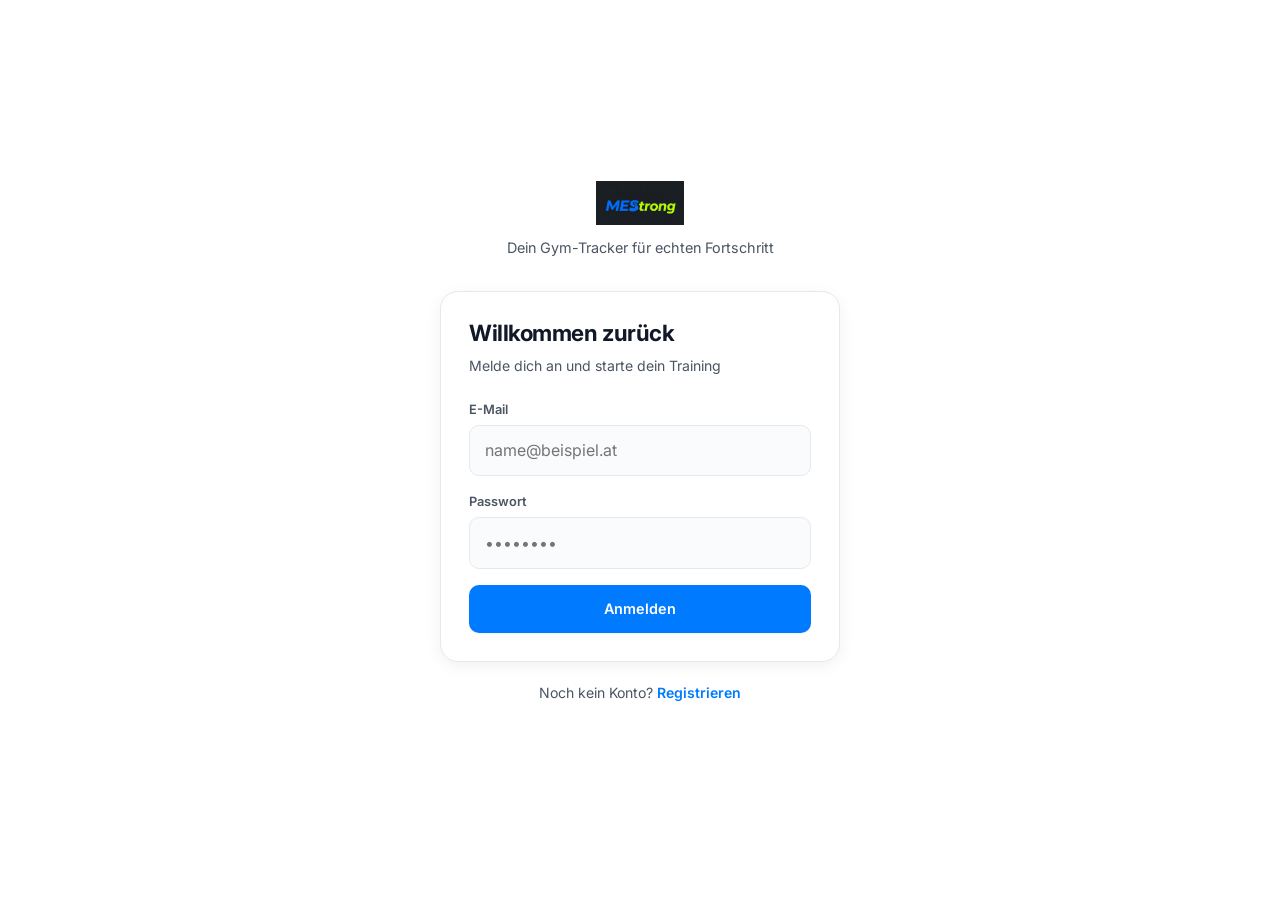
<file: frontend/index.html>
<!DOCTYPE html>
<html lang="de">
<head>
  <meta charset="UTF-8">
  <meta http-equiv="refresh" content="0;url=pages/login.html">
  <title>MEStrong</title>
</head>
<body>
  <script src="js/config.js"></script>
  <script src="js/mock-data.js"></script>
  <script src="js/utils.js"></script>
  <script>
    if (getToken()) {
      window.location.replace('pages/dashboard.html');
    } else {
      window.location.replace('pages/login.html');
    }
  </script>
</body>
</html>
</file>
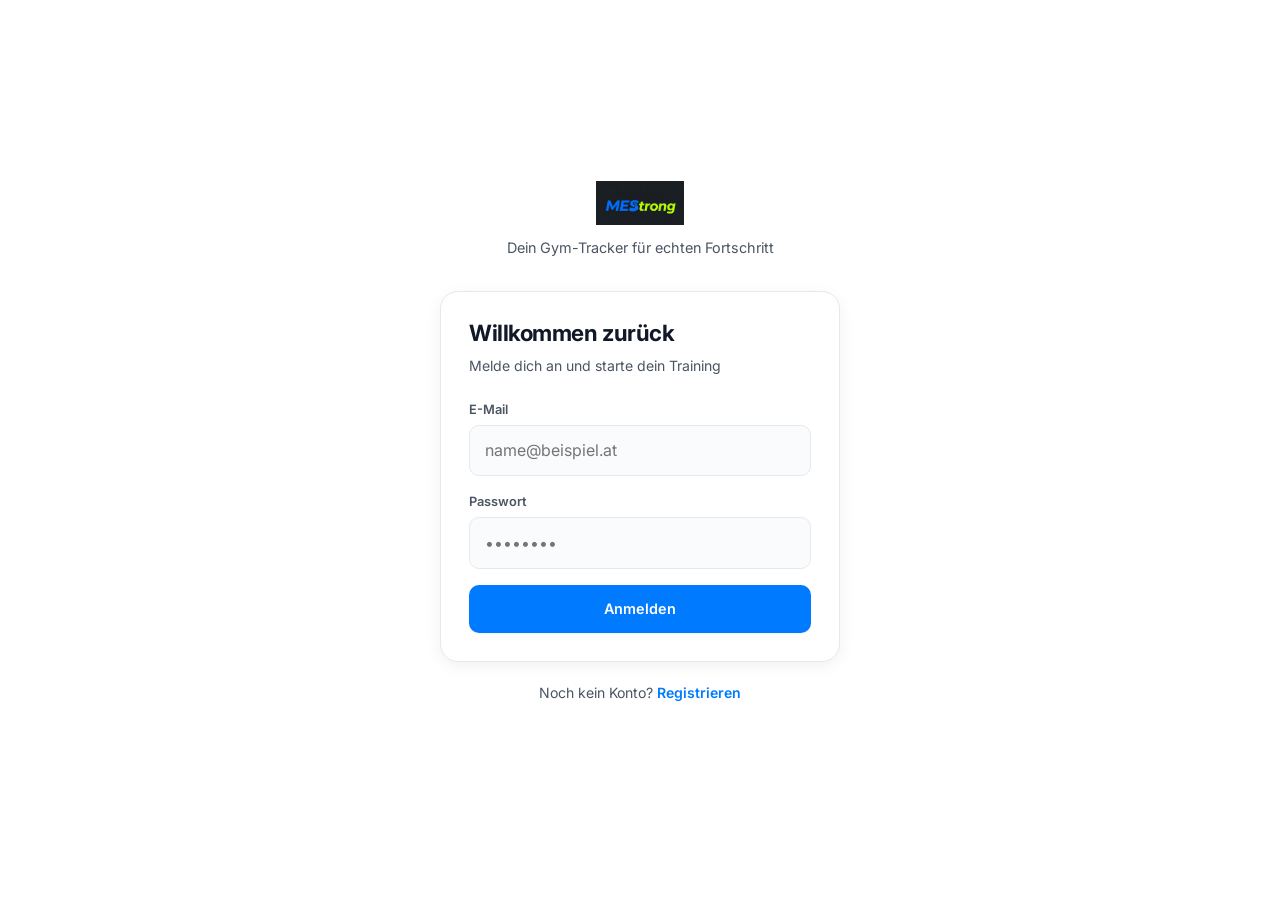
<file: frontend/START.html>
<!DOCTYPE html>
<html lang="de">
<head>
  <meta charset="UTF-8">
  <meta http-equiv="refresh" content="0;url=pages/login.html">
  <title>MEStrong</title>
</head>
<body>
  <p>Weiterleitung zu <a href="pages/login.html">MEStrong Login</a>...</p>
  <script>window.location.href = 'pages/login.html';</script>
</body>
</html>
</file>
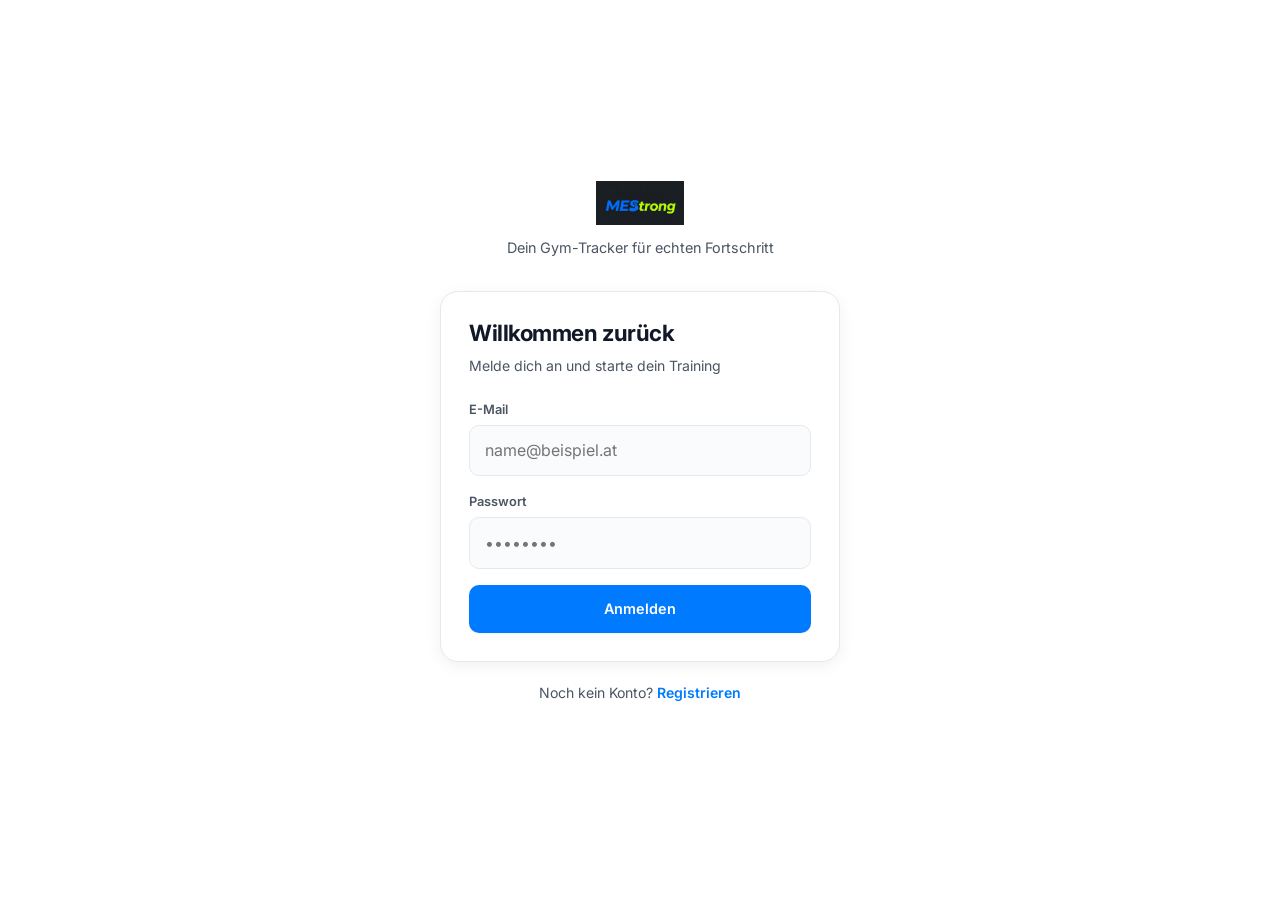
<file: frontend/pages/dashboard.html>
<!DOCTYPE html>
<html lang="de">
<head>
  <meta charset="UTF-8">
  <meta name="viewport" content="width=device-width, initial-scale=1.0, viewport-fit=cover">
  <meta name="theme-color" content="#ffffff">
  <title>Home — MEStrong</title>
  <link rel="icon" href="../assets/logo.png" type="image/png">
  <link href="https://cdn.jsdelivr.net/npm/bootstrap@5.3.3/dist/css/bootstrap.min.css" rel="stylesheet">
  <link rel="stylesheet" href="../css/main.css">
</head>
<body>
  <div class="app-layout" id="app-shell">
    <main class="app-main">
      <div class="dash-header">
        <div>
          <h1 id="greeting-text">Hey!</h1>
          <span class="dash-date" id="dash-date"></span>
        </div>
        <img src="../assets/logo.png" alt="MEStrong" style="height:28px;opacity:0.9">
      </div>
      <div class="week-strip" id="week-strip"></div>
      <div class="stat-grid">
        <div class="stat-card">
          <div class="stat-card-icon blue">🏋️</div>
          <span class="stat-card-value mono" id="stat-workouts">0</span>
          <span class="stat-card-label">Einheiten</span>
        </div>
        <div class="stat-card">
          <div class="stat-card-icon green">📊</div>
          <span class="stat-card-value mono" id="stat-sets">0</span>
          <span class="stat-card-label">Sätze</span>
        </div>
        <div class="stat-card">
          <div class="stat-card-icon blue">⏱</div>
          <span class="stat-card-value mono" id="stat-minutes">0</span>
          <span class="stat-card-label">Minuten</span>
        </div>
        <div class="stat-card">
          <div class="stat-card-icon green">🔥</div>
          <span class="stat-card-value mono" id="stat-streak">1</span>
          <span class="stat-card-label">Wochen aktiv</span>
        </div>
      </div>
      <p class="section-label">Nächstes Training</p>
      <div id="dashboard-next-workout"></div>
      <p class="section-label" style="margin-top:1.25rem">Schnellzugriff</p>
      <div class="quick-grid">
        <a href="plan.html" class="quick-tile"><span class="quick-tile-icon">📋</span>Mein Plan</a>
        <a href="progress.html" class="quick-tile"><span class="quick-tile-icon">📈</span>Statistik</a>
        <a href="history.html" class="quick-tile"><span class="quick-tile-icon">📝</span>Verlauf</a>
        <a href="goal-select.html" class="quick-tile"><span class="quick-tile-icon">🎯</span>Neuer Plan</a>
      </div>
    </main>
  </div>
  <script src="../js/config.js"></script>
  <script src="../js/mock-data.js"></script>
  <script src="../js/utils.js"></script>
  <script src="../js/api.js"></script>
  <script src="../js/exercise-data.js"></script>
  <script src="../js/auth.js"></script>
  <script src="../js/navbar.js"></script>
  <script src="../js/plan.js"></script>
  <script src="../js/history.js"></script>
  <script>
    if (requireAuth()) {
      initAppShell();
      const user = getUser();
      const name = user?.email?.split('@')[0] || 'Athlet';
      document.getElementById('greeting-text').textContent = `Hey, ${name}`;
      document.getElementById('dash-date').textContent = new Date().toLocaleDateString('de-AT', { weekday: 'long', day: 'numeric', month: 'long' });
      const days = ['Mo','Di','Mi','Do','Fr','Sa','So'];
      const today = new Date().getDay();
      const strip = document.getElementById('week-strip');
      strip.innerHTML = days.map((d, i) => {
        const dayNum = new Date();
        dayNum.setDate(dayNum.getDate() - ((today + 6) % 7) + i);
        const isToday = i === (today + 6) % 7;
        return `<div class="week-day${isToday ? ' today' : ''}"><span class="wd">${d}</span><span class="wn">${dayNum.getDate()}</span></div>`;
      }).join('');
      initDashboardPlan();
      fetchHistory().then((sessions) => {
        if (sessions?.length) {
          document.getElementById('stat-workouts').textContent = sessions.length;
          document.getElementById('stat-sets').textContent = sessions.reduce((a, s) => a + s.totalSets, 0);
          document.getElementById('stat-minutes').textContent = sessions.reduce((a, s) => a + (s.duration || 0), 0);
        }
      }).catch(() => {});
    }
  </script>
</body>
</html>
</file>
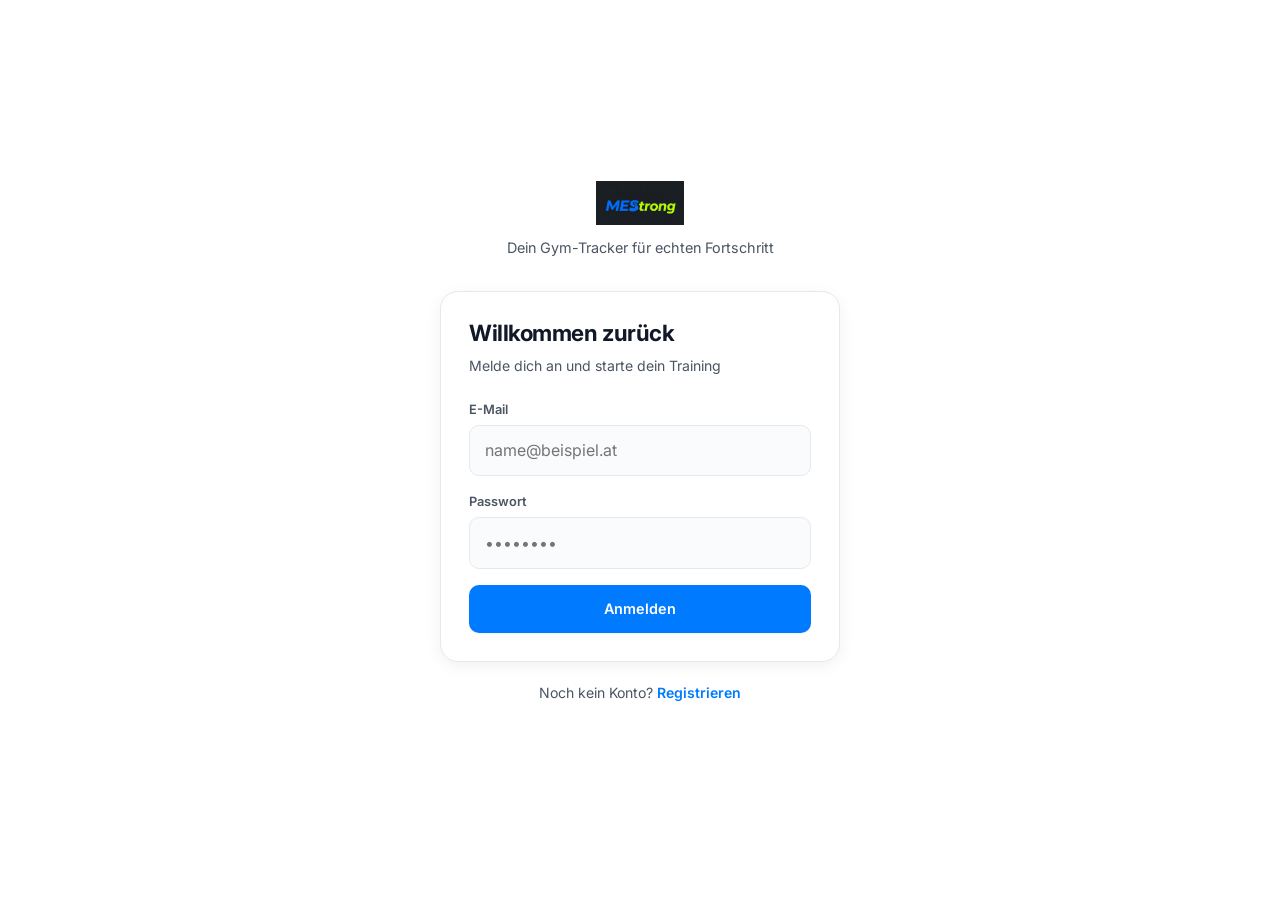
<file: frontend/pages/days-select.html>
<!DOCTYPE html>
<html lang="de">
<head>
  <meta charset="UTF-8">
  <meta name="viewport" content="width=device-width, initial-scale=1.0, viewport-fit=cover">
  <meta name="theme-color" content="#ffffff">
  <title>Trainingstage — MEStrong</title>
  <link rel="icon" href="../assets/logo.png" type="image/png">
  <link href="https://cdn.jsdelivr.net/npm/bootstrap@5.3.3/dist/css/bootstrap.min.css" rel="stylesheet">
  <link rel="stylesheet" href="../css/main.css">
</head>
<body>
  <div class="app-layout" id="app-shell">
    <main class="app-main">
      <div class="step-indicator">
        <span class="step-dot done"></span>
        <span class="step-dot active"></span>
        <span class="step-dot"></span>
      </div>
      <header class="page-header">
        <h1>Wie oft trainierst du?</h1>
        <p>Wähle deine Trainingstage pro Woche.</p>
      </header>
      <div class="days-panel">
        <span class="days-goal-badge" id="days-goal-label">—</span>
        <div class="days-display">
          <div class="days-number" id="days-value">4</div>
          <div class="days-label">Tage pro Woche</div>
        </div>
        <input type="range" class="days-slider" id="days-slider" min="1" max="7" value="4">
        <div class="day-pills">
          <button type="button" class="day-pill" data-days="1">1</button>
          <button type="button" class="day-pill" data-days="2">2</button>
          <button type="button" class="day-pill" data-days="3">3</button>
          <button type="button" class="day-pill active" data-days="4">4</button>
          <button type="button" class="day-pill" data-days="5">5</button>
          <button type="button" class="day-pill" data-days="6">6</button>
          <button type="button" class="day-pill" data-days="7">7</button>
        </div>
        <p class="split-hint">Empfohlener Split: <strong id="split-hint">Ober-/Unterkörper</strong></p>
      </div>
      <button type="button" class="btn btn-primary btn-block btn-lg" id="days-generate">Plan erstellen</button>
    </main>
  </div>
  <script src="../js/config.js"></script>
  <script src="../js/mock-data.js"></script>
  <script src="../js/utils.js"></script>
  <script src="../js/api.js"></script>
  <script src="../js/auth.js"></script>
  <script src="../js/navbar.js"></script>
  <script src="../js/plan.js"></script>
  <script>
    if (requireAuth()) { initAppShell(); initDaysSelect(); }
  </script>
</body>
</html>
</file>
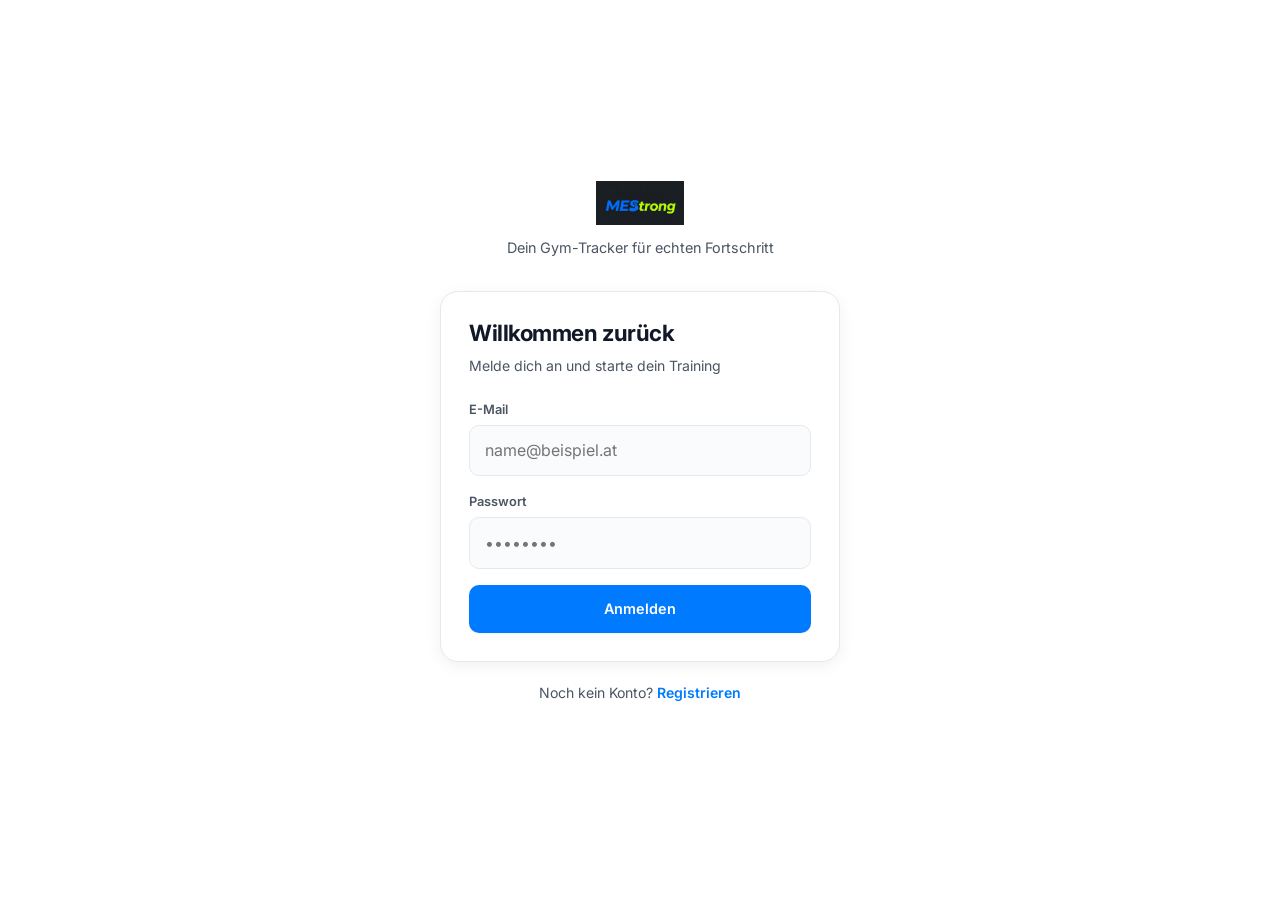
<file: frontend/pages/goal-select.html>
<!DOCTYPE html>
<html lang="de">
<head>
  <meta charset="UTF-8">
  <meta name="viewport" content="width=device-width, initial-scale=1.0, viewport-fit=cover">
  <meta name="theme-color" content="#ffffff">
  <title>Ziel wählen — MEStrong</title>
  <link rel="icon" href="../assets/logo.png" type="image/png">
  <link href="https://cdn.jsdelivr.net/npm/bootstrap@5.3.3/dist/css/bootstrap.min.css" rel="stylesheet">
  <link rel="stylesheet" href="../css/main.css">
</head>
<body>
  <div class="app-layout" id="app-shell">
    <main class="app-main">
      <div class="step-indicator">
        <span class="step-dot active"></span>
        <span class="step-dot"></span>
        <span class="step-dot"></span>
      </div>
      <header class="page-header">
        <h1>Was ist dein Ziel?</h1>
        <p>Wir passen deinen Trainingsplan darauf an.</p>
      </header>
      <div class="goal-grid" id="goal-grid"></div>
      <button type="button" class="btn btn-primary btn-block btn-lg" id="goal-next" disabled>Weiter</button>
    </main>
  </div>
  <script src="../js/config.js"></script>
  <script src="../js/mock-data.js"></script>
  <script src="../js/utils.js"></script>
  <script src="../js/api.js"></script>
  <script src="../js/auth.js"></script>
  <script src="../js/navbar.js"></script>
  <script src="../js/plan.js"></script>
  <script>
    if (requireAuth()) { initAppShell(); initGoalSelect(); }
  </script>
</body>
</html>
</file>
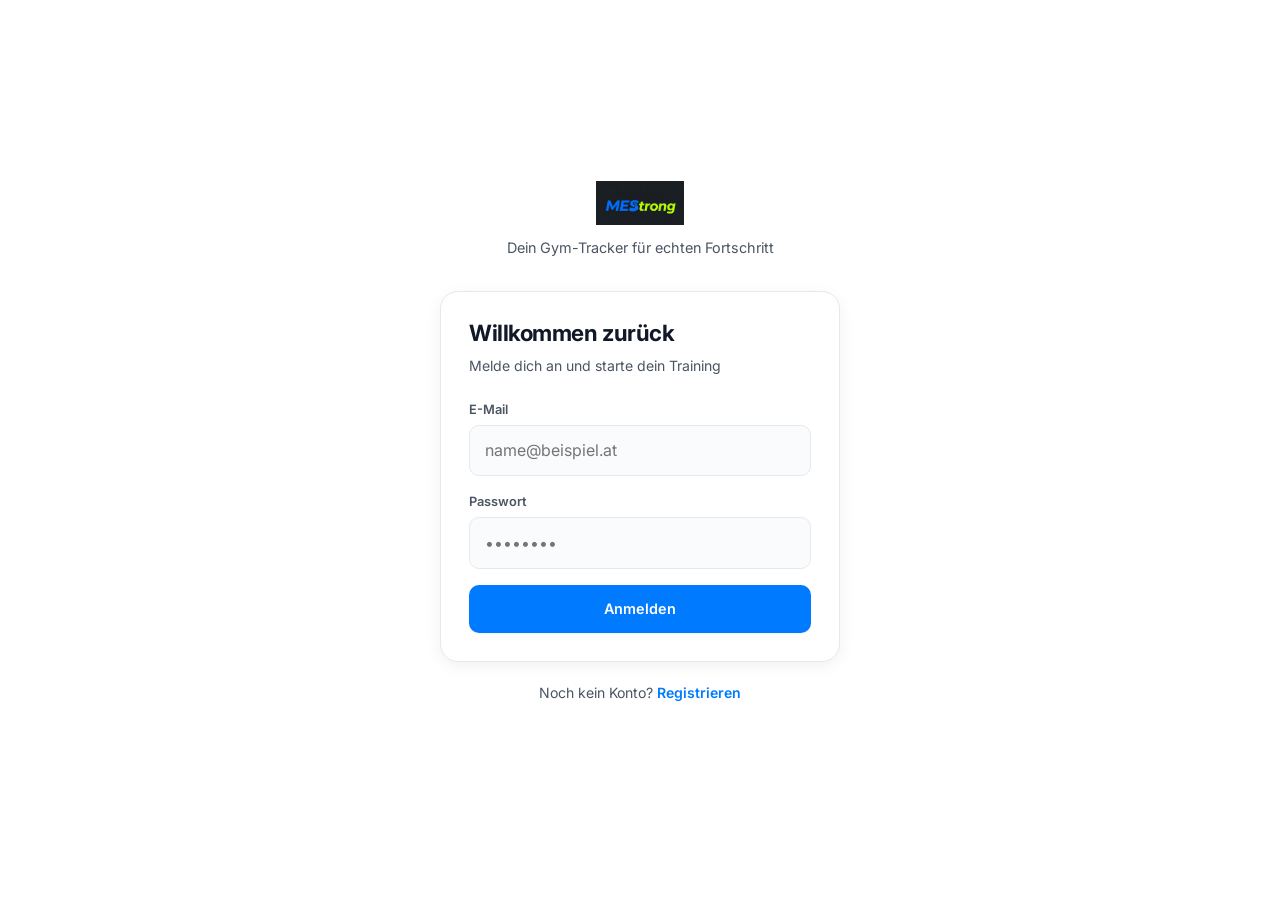
<file: frontend/pages/history.html>
<!DOCTYPE html>
<html lang="de">
<head>
  <meta charset="UTF-8">
  <meta name="viewport" content="width=device-width, initial-scale=1.0, viewport-fit=cover">
  <meta name="theme-color" content="#ffffff">
  <title>Verlauf — MEStrong</title>
  <link rel="icon" href="../assets/logo.png" type="image/png">
  <link href="https://cdn.jsdelivr.net/npm/bootstrap@5.3.3/dist/css/bootstrap.min.css" rel="stylesheet">
  <link rel="stylesheet" href="../css/main.css">
</head>
<body>
  <div class="app-layout" id="app-shell">
    <main class="app-main">
      <header class="page-header">
        <h1>Verlauf</h1>
        <p>Letzte Trainingseinheiten mit Details.</p>
      </header>
      <div class="history-stats" id="history-stats"></div>
      <div id="history-list"></div>
    </main>
  </div>
  <script src="../js/config.js"></script>
  <script src="../js/mock-data.js"></script>
  <script src="../js/utils.js"></script>
  <script src="../js/api.js"></script>
  <script src="../js/auth.js"></script>
  <script src="../js/navbar.js"></script>
  <script src="../js/history.js"></script>
  <script>
    if (requireAuth()) { initAppShell(); initHistory(); }
  </script>
</body>
</html>
</file>
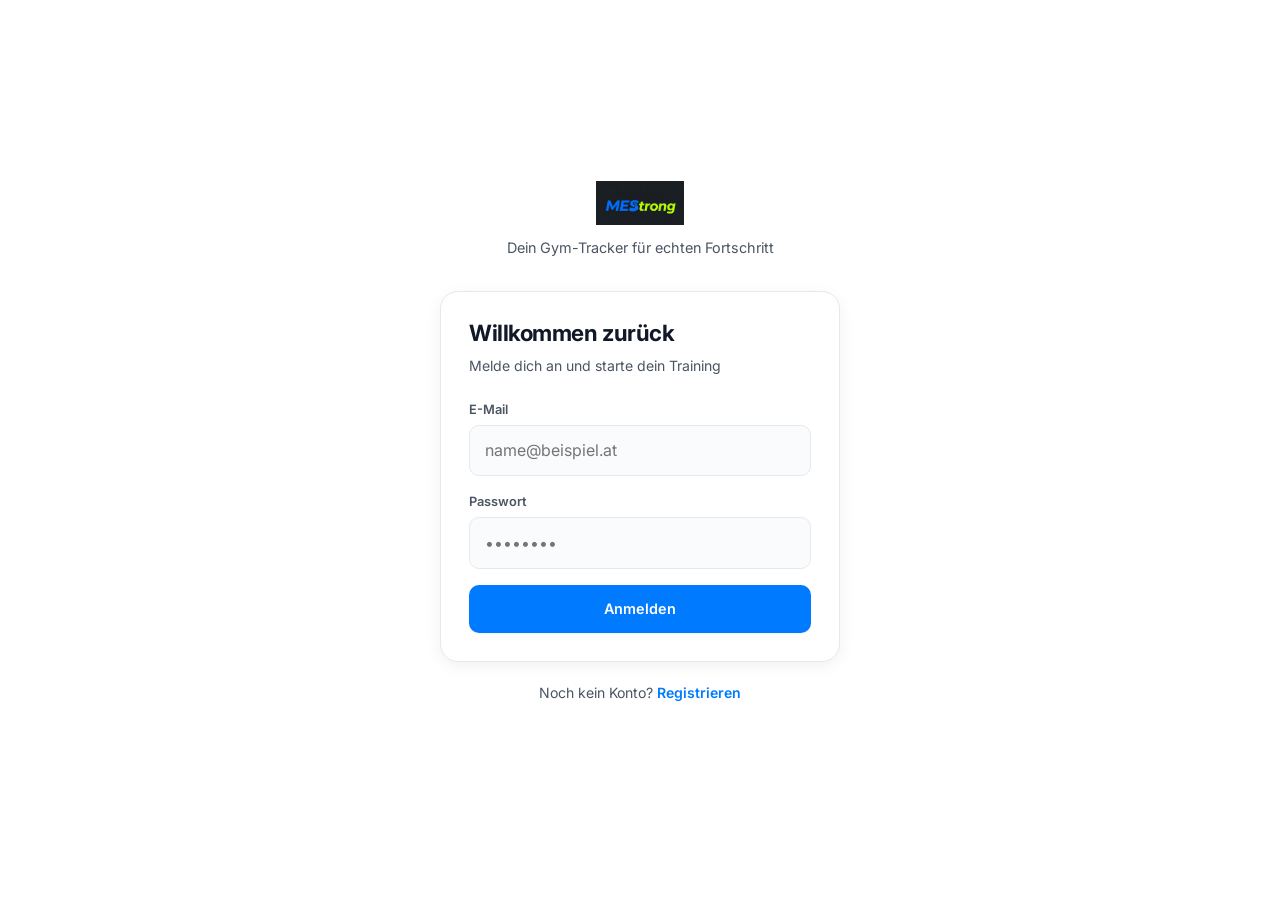
<file: frontend/pages/login.html>
<!DOCTYPE html>
<html lang="de">
<head>
  <meta charset="UTF-8">
  <meta name="viewport" content="width=device-width, initial-scale=1.0, viewport-fit=cover">
  <meta name="theme-color" content="#ffffff">
  <title>Anmelden — MEStrong</title>
  <link rel="icon" href="../assets/logo.png" type="image/png">
  <link href="https://cdn.jsdelivr.net/npm/bootstrap@5.3.3/dist/css/bootstrap.min.css" rel="stylesheet">
  <link rel="stylesheet" href="../css/main.css">
</head>
<body class="auth-page">
  <div class="auth-card">
    <div class="auth-logo">
      <img src="../assets/logo.png" alt="MEStrong">
      <p>Dein Gym-Tracker für echten Fortschritt</p>
    </div>
    <form class="auth-form" id="login-form">
      <h1>Willkommen zurück</h1>
      <p class="subtitle">Melde dich an und starte dein Training</p>
      <div class="form-group">
        <label for="email">E-Mail</label>
        <input type="email" id="email" name="email" class="form-input" placeholder="name@beispiel.at" autocomplete="email" required>
      </div>
      <div class="form-group">
        <label for="password">Passwort</label>
        <input type="password" id="password" name="password" class="form-input" placeholder="••••••••" autocomplete="current-password" required>
      </div>
      <button type="submit" class="btn btn-primary btn-block">Anmelden</button>
    </form>
    <p class="auth-switch">Noch kein Konto? <a href="register.html">Registrieren</a></p>
  </div>
  <script src="../js/config.js"></script>
  <script src="../js/mock-data.js"></script>
  <script src="../js/utils.js"></script>
  <script src="../js/api.js"></script>
  <script src="../js/auth.js"></script>
  <script>redirectIfAuthed(); initLoginForm();</script>
</body>
</html>
</file>
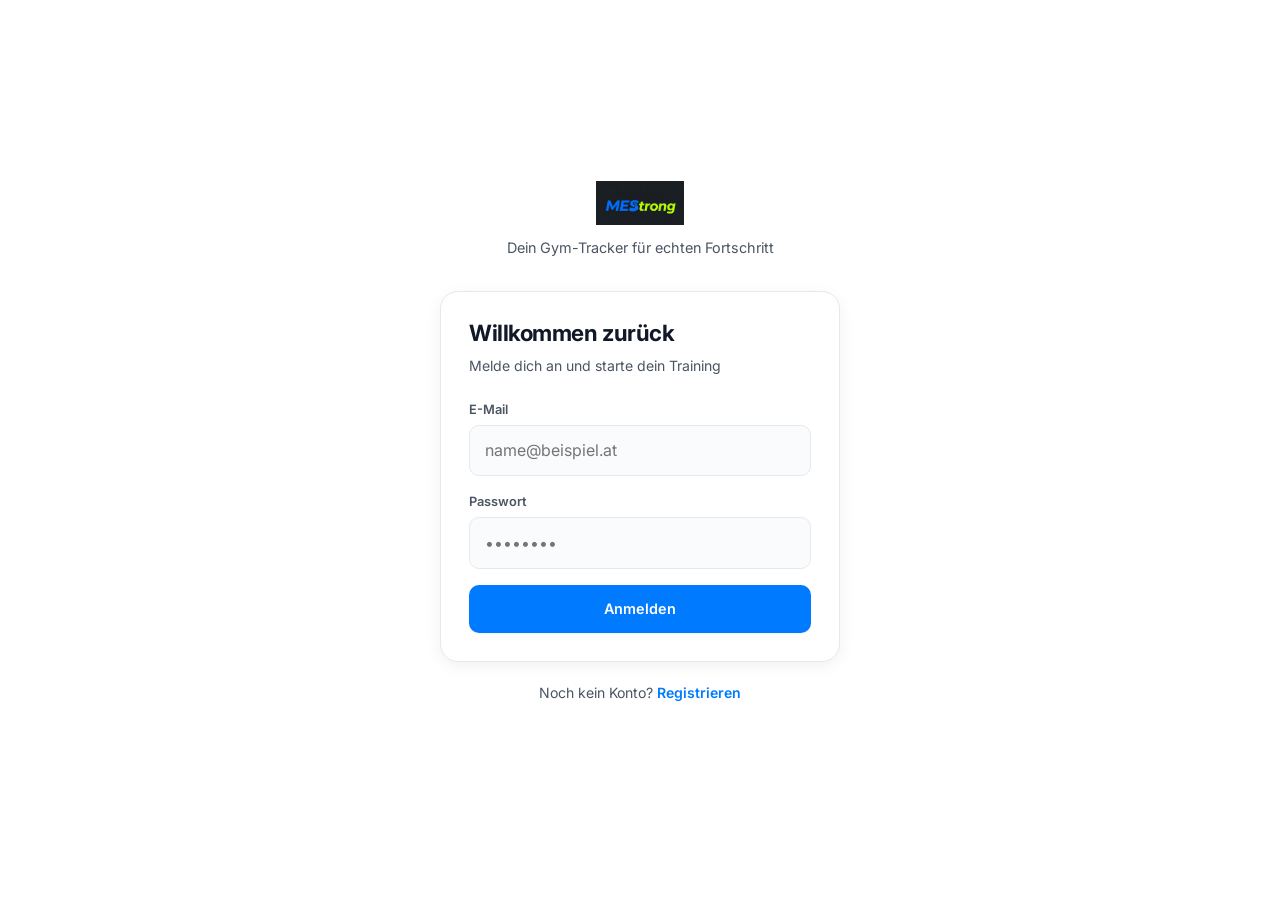
<file: frontend/pages/plan.html>
<!DOCTYPE html>
<html lang="de">
<head>
  <meta charset="UTF-8">
  <meta name="viewport" content="width=device-width, initial-scale=1.0, viewport-fit=cover">
  <meta name="theme-color" content="#ffffff">
  <title>Trainingsplan — MEStrong</title>
  <link rel="icon" href="../assets/logo.png" type="image/png">
  <link href="https://cdn.jsdelivr.net/npm/bootstrap@5.3.3/dist/css/bootstrap.min.css" rel="stylesheet">
  <link rel="stylesheet" href="../css/main.css">
</head>
<body>
  <div class="app-layout" id="app-shell">
    <main class="app-main">
      <header class="page-header">
        <h1>Dein Wochenplan</h1>
        <p>Tippe auf einen Tag, um die Übungen zu sehen.</p>
      </header>
      <div id="plan-header"></div>
      <div class="plan-tabs" id="plan-tabs"></div>
      <div id="plan-content"></div>
    </main>
  </div>
  <script src="../js/config.js"></script>
  <script src="../js/mock-data.js"></script>
  <script src="../js/utils.js"></script>
  <script src="../js/api.js"></script>
  <script src="../js/auth.js"></script>
  <script src="../js/navbar.js"></script>
  <script src="../js/exercise-data.js"></script>
  <script src="../js/plan.js"></script>
  <script>
    if (requireAuth()) { initAppShell(); initPlanView(); }
  </script>
</body>
</html>
</file>
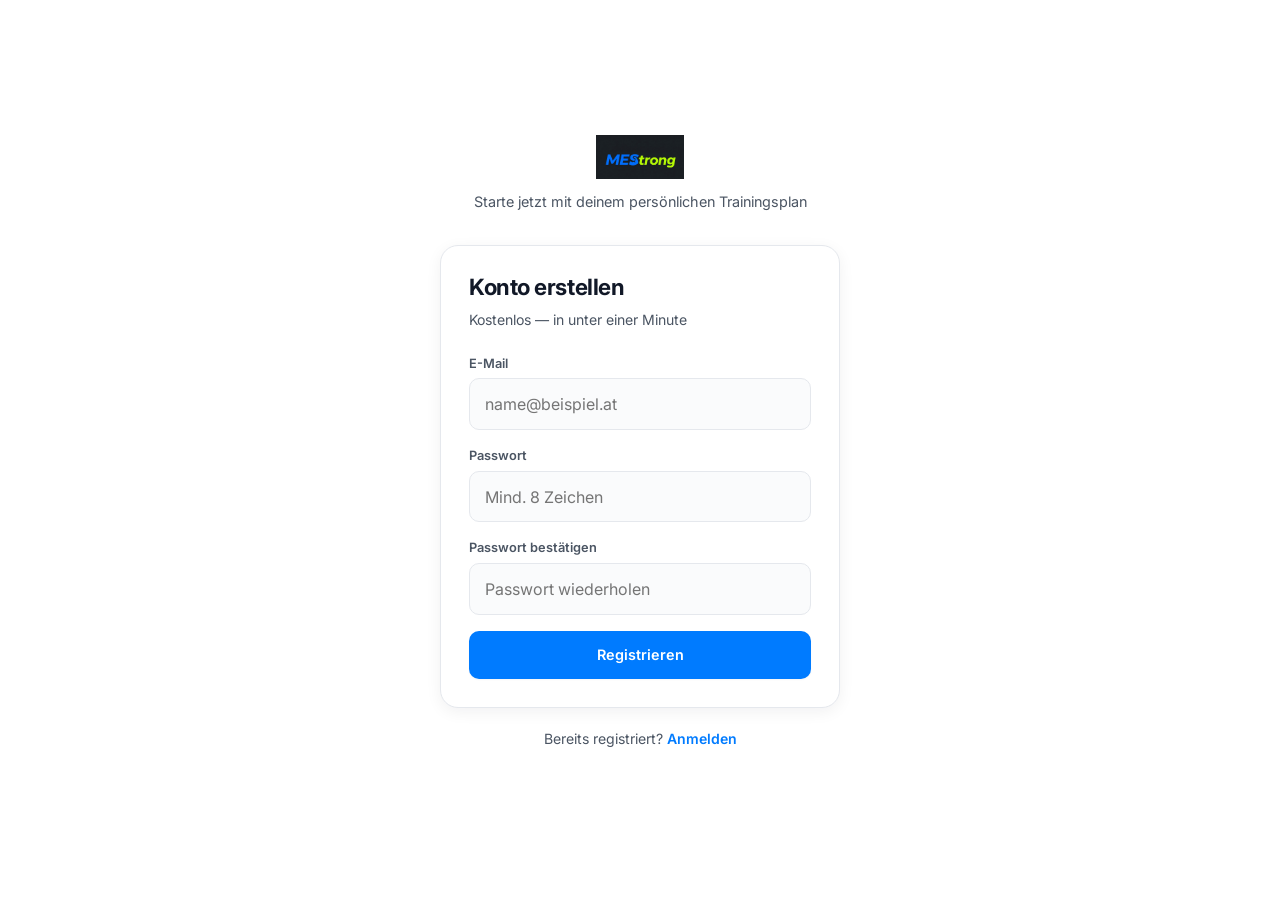
<file: frontend/pages/register.html>
<!DOCTYPE html>
<html lang="de">
<head>
  <meta charset="UTF-8">
  <meta name="viewport" content="width=device-width, initial-scale=1.0, viewport-fit=cover">
  <meta name="theme-color" content="#ffffff">
  <title>Registrieren — MEStrong</title>
  <link rel="icon" href="../assets/logo.png" type="image/png">
  <link href="https://cdn.jsdelivr.net/npm/bootstrap@5.3.3/dist/css/bootstrap.min.css" rel="stylesheet">
  <link rel="stylesheet" href="../css/main.css">
</head>
<body class="auth-page">
  <div class="auth-card">
    <div class="auth-logo">
      <img src="../assets/logo.png" alt="MEStrong">
      <p>Starte jetzt mit deinem persönlichen Trainingsplan</p>
    </div>
    <form class="auth-form" id="register-form">
      <h1>Konto erstellen</h1>
      <p class="subtitle">Kostenlos — in unter einer Minute</p>
      <div class="form-group">
        <label for="email">E-Mail</label>
        <input type="email" id="email" name="email" class="form-input" placeholder="name@beispiel.at" autocomplete="email" required>
      </div>
      <div class="form-group">
        <label for="password">Passwort</label>
        <input type="password" id="password" name="password" class="form-input" placeholder="Mind. 8 Zeichen" autocomplete="new-password" required minlength="8">
      </div>
      <div class="form-group">
        <label for="confirm">Passwort bestätigen</label>
        <input type="password" id="confirm" name="confirm" class="form-input" placeholder="Passwort wiederholen" autocomplete="new-password" required>
      </div>
      <button type="submit" class="btn btn-primary btn-block">Registrieren</button>
    </form>
    <p class="auth-switch">Bereits registriert? <a href="login.html">Anmelden</a></p>
  </div>
  <script src="../js/config.js"></script>
  <script src="../js/mock-data.js"></script>
  <script src="../js/utils.js"></script>
  <script src="../js/api.js"></script>
  <script src="../js/auth.js"></script>
  <script>redirectIfAuthed(); initRegisterForm();</script>
</body>
</html>
</file>
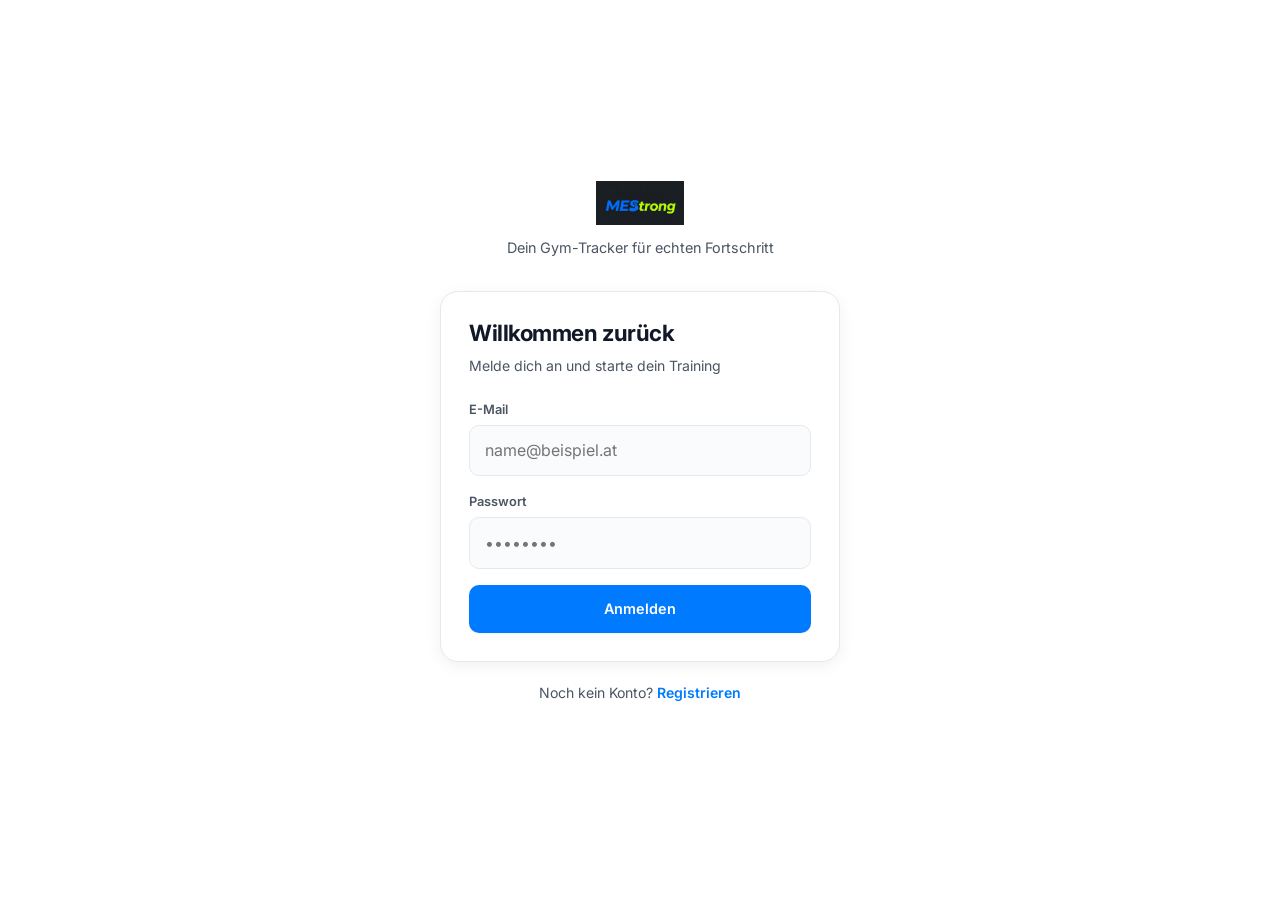
<file: frontend/pages/training.html>
<!DOCTYPE html>
<html lang="de">
<head>
  <meta charset="UTF-8">
  <meta name="viewport" content="width=device-width, initial-scale=1.0, viewport-fit=cover">
  <meta name="theme-color" content="#ffffff">
  <title>Training — MEStrong</title>
  <link rel="icon" href="../assets/logo.png" type="image/png">
  <link href="https://cdn.jsdelivr.net/npm/bootstrap@5.3.3/dist/css/bootstrap.min.css" rel="stylesheet">
  <link rel="stylesheet" href="../css/main.css">
</head>
<body>
  <div class="app-layout" id="app-shell">
    <main class="app-main training-mode">
      <div id="workout-topbar" class="workout-topbar"></div>
      <div id="training-main"></div>
    </main>
  </div>
  <div class="training-cta" id="training-cta" style="display:none"></div>
  <script src="../js/config.js"></script>
  <script src="../js/mock-data.js"></script>
  <script src="../js/utils.js"></script>
  <script src="../js/api.js"></script>
  <script src="../js/exercise-data.js"></script>
  <script src="../js/timer.js"></script>
  <script src="../js/auth.js"></script>
  <script src="../js/navbar.js"></script>
  <script src="../js/plan.js"></script>
  <script src="../js/session.js"></script>
  <script>
    if (requireAuth()) { initAppShell(); initTraining(); }
  </script>
</body>
</html>
</file>
<file: frontend/css/main.css>
@import url('https://fonts.googleapis.com/css2?family=Inter:wght@400;500;600;700&family=JetBrains+Mono:wght@500;600&display=swap');

:root {
  --bg: #f5f6f8;
  --surface: #ffffff;
  --surface-2: #fafbfc;
  --border: #e5e8ed;
  --border-strong: #d1d5db;
  --text: #111827;
  --text-secondary: #4b5563;
  --text-muted: #9ca3af;
  --blue: #007bff;
  --blue-soft: #e8f2ff;
  --blue-hover: #0069d9;
  --green: #10b981;
  --green-soft: #ecfdf5;
  --pr: #ef4444;
  --pr-soft: #fef2f2;
  --warning: #f59e0b;
  --radius: 14px;
  --radius-sm: 10px;
  --radius-lg: 18px;
  --shadow-sm: 0 1px 2px rgba(17, 24, 39, 0.04);
  --shadow: 0 4px 16px rgba(17, 24, 39, 0.06);
  --shadow-lg: 0 12px 40px rgba(17, 24, 39, 0.1);
  --font: 'Inter', -apple-system, BlinkMacSystemFont, sans-serif;
  --mono: 'JetBrains Mono', monospace;
  --sidebar-w: 248px;
  --bottom-nav-h: 64px;
  --touch: 48px;
  --safe-bottom: env(safe-area-inset-bottom, 0px);
}

*, *::before, *::after { box-sizing: border-box; margin: 0; padding: 0; }

html { font-size: 16px; -webkit-text-size-adjust: 100%; }

body {
  font-family: var(--font);
  background: var(--bg);
  color: var(--text);
  line-height: 1.5;
  min-height: 100dvh;
  -webkit-font-smoothing: antialiased;
}

.mono { font-family: var(--mono); font-variant-numeric: tabular-nums; }
a { color: inherit; text-decoration: none; }
img { max-width: 100%; display: block; }
button, input, select { font-family: inherit; font-size: inherit; }

.app-layout { display: flex; min-height: 100dvh; }

.app-sidebar {
  display: none;
  width: var(--sidebar-w);
  background: var(--surface);
  border-right: 1px solid var(--border);
  flex-direction: column;
  position: fixed;
  inset: 0 auto 0 0;
  z-index: 100;
  padding: 1.25rem 0;
}

.sidebar-brand {
  display: block;
  padding: 0 1.25rem 1.25rem;
  border-bottom: 1px solid var(--border);
  margin-bottom: 0.75rem;
}

.brand-logo { height: 32px; width: auto; }

.sidebar-nav {
  display: flex;
  flex-direction: column;
  gap: 2px;
  padding: 0 0.75rem;
  flex: 1;
}

.sidebar-link {
  display: flex;
  align-items: center;
  gap: 0.7rem;
  padding: 0.65rem 0.85rem;
  border-radius: var(--radius-sm);
  color: var(--text-secondary);
  font-weight: 500;
  font-size: 0.9rem;
  min-height: 42px;
  transition: background 0.12s, color 0.12s;
}

.sidebar-link:hover { background: var(--bg); color: var(--text); }
.sidebar-link.active { background: var(--blue-soft); color: var(--blue); font-weight: 600; }

.sidebar-footer {
  padding: 1rem;
  border-top: 1px solid var(--border);
  margin-top: auto;
}

.user-chip { display: flex; align-items: center; gap: 0.65rem; }

.user-avatar {
  width: 36px;
  height: 36px;
  border-radius: 50%;
  background: var(--blue);
  color: #fff;
  display: flex;
  align-items: center;
  justify-content: center;
  font-weight: 600;
  font-size: 0.85rem;
}

.user-email {
  display: block;
  font-size: 0.75rem;
  color: var(--text-muted);
  max-width: 150px;
  overflow: hidden;
  text-overflow: ellipsis;
  white-space: nowrap;
}

.logout-link {
  background: none;
  border: none;
  color: var(--text-muted);
  font-size: 0.72rem;
  cursor: pointer;
  padding: 0;
  margin-top: 2px;
}

.logout-link:hover { color: var(--pr); }

.bottom-nav {
  display: flex;
  position: fixed;
  bottom: 0;
  left: 0;
  right: 0;
  height: calc(var(--bottom-nav-h) + var(--safe-bottom));
  padding-bottom: var(--safe-bottom);
  background: var(--surface);
  border-top: 1px solid var(--border);
  z-index: 200;
  box-shadow: 0 -4px 20px rgba(17, 24, 39, 0.04);
}

.bottom-nav-item {
  flex: 1;
  display: flex;
  flex-direction: column;
  align-items: center;
  justify-content: center;
  gap: 2px;
  color: var(--text-muted);
  font-size: 0.62rem;
  font-weight: 600;
  letter-spacing: 0.01em;
  min-height: var(--touch);
  transition: color 0.12s;
}

.bottom-nav-item.active { color: var(--blue); }
.bottom-nav-item .nav-icon svg { width: 22px; height: 22px; }
.nav-icon { display: flex; align-items: center; justify-content: center; }
.nav-icon svg { width: 20px; height: 20px; }

.app-main {
  flex: 1;
  width: 100%;
  padding: 1rem 1rem calc(var(--bottom-nav-h) + 1.25rem + var(--safe-bottom));
  max-width: 680px;
  margin: 0 auto;
}

.app-main.wide { max-width: 800px; }
.app-main.training-mode {
  padding-bottom: calc(120px + var(--bottom-nav-h) + var(--safe-bottom));
  max-width: 100%;
}

.page-header { margin-bottom: 1.25rem; }

.page-header h1 {
  font-size: 1.625rem;
  font-weight: 700;
  letter-spacing: -0.03em;
  color: var(--text);
}

.page-header p {
  color: var(--text-secondary);
  font-size: 0.9rem;
  margin-top: 0.25rem;
}

.section-label {
  font-size: 0.72rem;
  font-weight: 600;
  text-transform: uppercase;
  letter-spacing: 0.06em;
  color: var(--text-muted);
  margin-bottom: 0.65rem;
}

.btn {
  display: inline-flex;
  align-items: center;
  justify-content: center;
  gap: 0.45rem;
  padding: 0.7rem 1.15rem;
  border-radius: var(--radius-sm);
  font-weight: 600;
  font-size: 0.9rem;
  border: none;
  cursor: pointer;
  transition: background 0.12s, transform 0.08s, box-shadow 0.12s;
  min-height: var(--touch);
}

.btn:active { transform: scale(0.98); }
.btn:disabled { opacity: 0.5; cursor: not-allowed; transform: none; }

.btn-primary {
  background: var(--blue);
  color: #fff;
  box-shadow: var(--shadow-sm);
}

.btn-primary:hover:not(:disabled) { background: var(--blue-hover); }

.btn-secondary {
  background: var(--surface);
  color: var(--text);
  border: 1px solid var(--border-strong);
}

.btn-secondary:hover:not(:disabled) { border-color: var(--blue); color: var(--blue); }

.btn-dark {
  background: var(--text);
  color: #fff;
}

.btn-ghost {
  background: transparent;
  color: var(--text-secondary);
  min-height: 40px;
  padding: 0.5rem;
}

.btn-block { width: 100%; }
.btn-lg { padding: 0.95rem 1.25rem; font-size: 1rem; border-radius: var(--radius); }

.btn-text {
  background: none;
  border: none;
  color: var(--text-secondary);
  font-size: 0.85rem;
  font-weight: 500;
  cursor: pointer;
  min-height: var(--touch);
  padding: 0 0.5rem;
}

.btn-text.danger { color: var(--pr); }

.is-loading { position: relative; color: transparent !important; pointer-events: none; }
.is-loading::after {
  content: '';
  position: absolute;
  width: 18px;
  height: 18px;
  border: 2px solid rgba(255,255,255,0.3);
  border-top-color: #fff;
  border-radius: 50%;
  animation: spin 0.6s linear infinite;
}

@keyframes spin { to { transform: rotate(360deg); } }

.card {
  background: var(--surface);
  border: 1px solid var(--border);
  border-radius: var(--radius);
  box-shadow: var(--shadow-sm);
}

.tag {
  display: inline-flex;
  align-items: center;
  padding: 0.2rem 0.55rem;
  border-radius: 6px;
  font-size: 0.72rem;
  font-weight: 600;
  background: var(--bg);
  color: var(--text-secondary);
}

.tag-blue { background: var(--blue-soft); color: var(--blue); }
.tag-green { background: var(--green-soft); color: var(--green); }

.auth-page {
  min-height: 100dvh;
  display: flex;
  flex-direction: column;
  align-items: center;
  justify-content: center;
  padding: 2rem 1.25rem;
  background: var(--surface);
}

.auth-card { width: 100%; max-width: 400px; }

.auth-logo { text-align: center; margin-bottom: 2rem; }
.auth-logo img { height: 44px; margin: 0 auto 0.75rem; }
.auth-logo p { color: var(--text-secondary); font-size: 0.9rem; }

.auth-form {
  background: var(--surface);
  border: 1px solid var(--border);
  border-radius: var(--radius-lg);
  padding: 1.75rem;
  box-shadow: var(--shadow);
}

.auth-form h1 {
  font-size: 1.4rem;
  font-weight: 700;
  letter-spacing: -0.02em;
}

.auth-form .subtitle {
  color: var(--text-secondary);
  font-size: 0.88rem;
  margin: 0.25rem 0 1.5rem;
}

.form-group { margin-bottom: 1rem; }

.form-group label {
  display: block;
  font-size: 0.8rem;
  font-weight: 600;
  color: var(--text-secondary);
  margin-bottom: 0.35rem;
}

.form-input {
  width: 100%;
  padding: 0.8rem 0.95rem;
  background: var(--surface-2);
  border: 1px solid var(--border);
  border-radius: var(--radius-sm);
  color: var(--text);
  min-height: var(--touch);
  transition: border-color 0.12s, box-shadow 0.12s;
}

.form-input:focus {
  outline: none;
  border-color: var(--blue);
  box-shadow: 0 0 0 3px var(--blue-soft);
}

.auth-switch {
  text-align: center;
  margin-top: 1.25rem;
  font-size: 0.88rem;
  color: var(--text-secondary);
}

.auth-switch a { color: var(--blue); font-weight: 600; }

.step-indicator {
  display: flex;
  gap: 6px;
  margin-bottom: 1.25rem;
}

.step-dot {
  height: 4px;
  flex: 1;
  border-radius: 2px;
  background: var(--border);
}

.step-dot.active { background: var(--blue); }
.step-dot.done { background: var(--green); }

.goal-grid {
  display: grid;
  grid-template-columns: 1fr;
  gap: 0.65rem;
  margin-bottom: 1.25rem;
}

.goal-card {
  display: flex;
  flex-direction: column;
  align-items: flex-start;
  text-align: left;
  padding: 1.1rem 1.2rem;
  background: var(--surface);
  border: 2px solid var(--border);
  border-radius: var(--radius);
  cursor: pointer;
  transition: border-color 0.12s, box-shadow 0.12s;
  min-height: var(--touch);
  box-shadow: var(--shadow-sm);
}

.goal-card:hover { border-color: var(--border-strong); }
.goal-card.selected {
  border-color: var(--blue);
  box-shadow: 0 0 0 3px var(--blue-soft);
}

.goal-icon { font-size: 1.4rem; margin-bottom: 0.45rem; }
.goal-title { font-weight: 600; font-size: 1rem; }
.goal-desc { font-size: 0.82rem; color: var(--text-secondary); margin-top: 0.15rem; line-height: 1.4; }

.days-panel {
  background: var(--surface);
  border: 1px solid var(--border);
  border-radius: var(--radius-lg);
  padding: 1.5rem;
  margin-bottom: 1.25rem;
  box-shadow: var(--shadow-sm);
}

.days-goal-badge {
  display: inline-block;
  background: var(--blue-soft);
  color: var(--blue);
  padding: 0.3rem 0.7rem;
  border-radius: 8px;
  font-size: 0.8rem;
  font-weight: 600;
}

.days-display { text-align: center; margin: 1.5rem 0; }

.days-number {
  font-family: var(--mono);
  font-size: 3.5rem;
  font-weight: 600;
  color: var(--blue);
  line-height: 1;
}

.days-label { color: var(--text-secondary); font-size: 0.88rem; margin-top: 0.25rem; }

.days-slider {
  width: 100%;
  appearance: none;
  height: 6px;
  background: var(--border);
  border-radius: 3px;
  outline: none;
}

.days-slider::-webkit-slider-thumb {
  appearance: none;
  width: 26px;
  height: 26px;
  background: var(--blue);
  border-radius: 50%;
  cursor: pointer;
  border: 3px solid var(--surface);
  box-shadow: var(--shadow);
}

.day-pills {
  display: flex;
  flex-wrap: wrap;
  gap: 0.45rem;
  justify-content: center;
  margin-top: 1rem;
}

.day-pill {
  width: 44px;
  height: 44px;
  border-radius: 50%;
  border: 1.5px solid var(--border);
  background: var(--surface);
  color: var(--text-secondary);
  font-family: var(--mono);
  font-weight: 600;
  cursor: pointer;
  transition: all 0.12s;
}

.day-pill.active {
  border-color: var(--blue);
  color: var(--blue);
  background: var(--blue-soft);
}

.split-hint {
  text-align: center;
  color: var(--text-secondary);
  font-size: 0.85rem;
  margin-top: 1rem;
  padding-top: 1rem;
  border-top: 1px solid var(--border);
}

.split-hint strong { color: var(--blue); }

.dash-header {
  display: flex;
  align-items: center;
  justify-content: space-between;
  margin-bottom: 1.25rem;
}

.dash-header h1 {
  font-size: 1.5rem;
  font-weight: 700;
  letter-spacing: -0.03em;
}

.dash-header .dash-date {
  font-size: 0.82rem;
  color: var(--text-muted);
}

.week-strip {
  display: flex;
  gap: 0.4rem;
  overflow-x: auto;
  margin-bottom: 1.25rem;
  padding-bottom: 0.25rem;
  scrollbar-width: none;
}

.week-strip::-webkit-scrollbar { display: none; }

.week-day {
  flex-shrink: 0;
  width: 48px;
  padding: 0.55rem 0;
  text-align: center;
  border-radius: var(--radius-sm);
  border: 1px solid var(--border);
  background: var(--surface);
}

.week-day.today {
  background: var(--blue);
  border-color: var(--blue);
  color: #fff;
}

.week-day .wd { font-size: 0.65rem; font-weight: 600; text-transform: uppercase; color: inherit; opacity: 0.8; }
.week-day .wn { font-family: var(--mono); font-size: 1rem; font-weight: 600; margin-top: 2px; }

.stat-grid {
  display: grid;
  grid-template-columns: repeat(2, 1fr);
  gap: 0.65rem;
  margin-bottom: 1.25rem;
}

.stat-card {
  background: var(--surface);
  border: 1px solid var(--border);
  border-radius: var(--radius);
  padding: 1rem;
  box-shadow: var(--shadow-sm);
}

.stat-card-icon {
  width: 36px;
  height: 36px;
  border-radius: 10px;
  display: flex;
  align-items: center;
  justify-content: center;
  font-size: 1.1rem;
  margin-bottom: 0.65rem;
}

.stat-card-icon.blue { background: var(--blue-soft); }
.stat-card-icon.green { background: var(--green-soft); }

.stat-card-value {
  font-family: var(--mono);
  font-size: 1.35rem;
  font-weight: 600;
  color: var(--text);
}

.stat-card-label {
  font-size: 0.78rem;
  color: var(--text-secondary);
  margin-top: 0.1rem;
}

.workout-hero {
  background: var(--surface);
  border: 1px solid var(--border);
  border-radius: var(--radius-lg);
  overflow: hidden;
  margin-bottom: 1rem;
  box-shadow: var(--shadow-sm);
}

.workout-hero-img {
  width: 100%;
  height: 140px;
  object-fit: cover;
}

.workout-hero-body { padding: 1.15rem; }

.workout-hero-top {
  display: flex;
  justify-content: space-between;
  align-items: flex-start;
  margin-bottom: 0.35rem;
}

.workout-hero-body h3 { font-size: 1.1rem; font-weight: 700; }

.workout-hero-meta {
  font-size: 0.82rem;
  color: var(--text-secondary);
  margin-bottom: 0.85rem;
}

.exercise-preview-list {
  display: flex;
  flex-direction: column;
  gap: 0.35rem;
  margin-bottom: 1rem;
}

.exercise-preview-item {
  font-size: 0.82rem;
  color: var(--text-secondary);
  padding-left: 0.75rem;
  border-left: 2px solid var(--border);
}

.quick-grid {
  display: grid;
  grid-template-columns: repeat(2, 1fr);
  gap: 0.65rem;
}

.quick-tile {
  display: flex;
  align-items: center;
  gap: 0.75rem;
  padding: 0.95rem 1rem;
  background: var(--surface);
  border: 1px solid var(--border);
  border-radius: var(--radius);
  font-size: 0.85rem;
  font-weight: 600;
  color: var(--text-secondary);
  box-shadow: var(--shadow-sm);
  min-height: var(--touch);
  transition: border-color 0.12s;
}

.quick-tile:hover { border-color: var(--blue); color: var(--blue); }
.quick-tile-icon { font-size: 1.25rem; }

.plan-meta {
  display: flex;
  flex-wrap: wrap;
  gap: 0.45rem;
  margin-bottom: 1rem;
}

.plan-tabs {
  display: flex;
  gap: 0.45rem;
  overflow-x: auto;
  margin-bottom: 1rem;
  scrollbar-width: none;
}

.plan-tabs::-webkit-scrollbar { display: none; }

.plan-tab {
  flex-shrink: 0;
  padding: 0.6rem 0.95rem;
  background: var(--surface);
  border: 1px solid var(--border);
  border-radius: var(--radius-sm);
  cursor: pointer;
  text-align: left;
  transition: all 0.12s;
  box-shadow: var(--shadow-sm);
}

.plan-tab.active {
  border-color: var(--blue);
  background: var(--blue-soft);
}

.tab-day { display: block; font-weight: 600; font-size: 0.85rem; }
.tab-focus { display: block; font-size: 0.72rem; color: var(--text-muted); }

.exercise-list { display: flex; flex-direction: column; gap: 0.55rem; margin-bottom: 1rem; }

.exercise-card {
  display: flex;
  align-items: center;
  gap: 0.85rem;
  padding: 0.75rem;
  background: var(--surface);
  border: 1px solid var(--border);
  border-radius: var(--radius);
  box-shadow: var(--shadow-sm);
}

.exercise-thumb {
  width: 56px;
  height: 56px;
  border-radius: var(--radius-sm);
  object-fit: cover;
  object-position: center center;
  flex-shrink: 0;
  background: var(--bg);
  border: 1px solid var(--border);
}

.exercise-body { flex: 1; min-width: 0; }
.exercise-body h3 { font-size: 0.92rem; font-weight: 600; }

.exercise-meta {
  display: flex;
  align-items: center;
  gap: 0.35rem;
  margin-top: 0.1rem;
  font-size: 0.76rem;
  color: var(--text-muted);
  flex-wrap: wrap;
}

.type-badge {
  font-size: 0.65rem;
  padding: 0.1rem 0.4rem;
  border-radius: 4px;
  font-weight: 600;
}

.type-badge.compound { background: var(--blue-soft); color: var(--blue); }
.type-badge.isolation { background: var(--bg); color: var(--text-muted); }

.exercise-actions {
  display: flex;
  gap: 0.25rem;
  flex-shrink: 0;
}

.icon-btn {
  width: 40px;
  height: 40px;
  display: flex;
  align-items: center;
  justify-content: center;
  border: 1px solid var(--border);
  border-radius: 10px;
  background: var(--surface);
  color: var(--text-secondary);
  cursor: pointer;
}

.icon-btn:hover { border-color: var(--blue); color: var(--blue); }
.icon-btn svg { width: 18px; height: 18px; }

.workout-topbar {
  display: flex;
  align-items: center;
  justify-content: space-between;
  padding: 0.65rem 0;
  margin-bottom: 0.5rem;
  position: sticky;
  top: 0;
  background: var(--bg);
  z-index: 50;
}

.workout-timer {
  font-family: var(--mono);
  font-size: 1.05rem;
  font-weight: 600;
  color: var(--text);
}

.workout-topbar-actions { display: flex; align-items: center; gap: 0.35rem; }

.workout-topbar .finish-btn {
  width: 40px;
  height: 40px;
  border-radius: 50%;
  background: var(--green);
  color: #fff;
  border: none;
  display: flex;
  align-items: center;
  justify-content: center;
  cursor: pointer;
}

.workout-topbar .finish-btn svg { width: 20px; height: 20px; }

.exercise-header-block {
  background: var(--surface);
  border: 1px solid var(--border);
  border-radius: var(--radius-lg);
  overflow: hidden;
  margin-bottom: 0.85rem;
  box-shadow: var(--shadow-sm);
}

.exercise-header-img {
  width: 100%;
  height: 160px;
  object-fit: cover;
  object-position: center 30%;
}

.exercise-header-info {
  padding: 1rem 1.1rem;
  display: flex;
  align-items: center;
  justify-content: space-between;
}

.exercise-header-info h2 {
  font-size: 1.15rem;
  font-weight: 700;
}

.exercise-header-links { display: flex; gap: 0.35rem; }

.training-exercise-header {
  display: flex;
  align-items: center;
  gap: 0.85rem;
  padding: 0.85rem 1rem;
  background: var(--surface);
  border: 1px solid var(--border);
  border-radius: var(--radius-lg);
  margin-bottom: 0.85rem;
  box-shadow: var(--shadow-sm);
}

.training-exercise-thumb-wrap {
  width: 76px;
  height: 76px;
  flex-shrink: 0;
  border-radius: var(--radius-sm);
  overflow: hidden;
  background: var(--bg);
  border: 1px solid var(--border);
}

.training-exercise-thumb {
  width: 100%;
  height: 100%;
  object-fit: cover;
  object-position: center center;
}

.training-exercise-text {
  flex: 1;
  min-width: 0;
}

.training-exercise-text h2 {
  font-size: 1.05rem;
  font-weight: 700;
  margin: 0.2rem 0 0.15rem;
  line-height: 1.25;
}

.training-exercise-meta {
  font-size: 0.8rem;
  color: var(--text-secondary);
}

.training-info-btn {
  flex-shrink: 0;
  align-self: flex-start;
}

.set-table-wrap {
  background: var(--surface);
  border: 1px solid var(--border);
  border-radius: var(--radius-lg);
  overflow: hidden;
  margin-bottom: 0.85rem;
  box-shadow: var(--shadow-sm);
}

.set-table {
  width: 100%;
  border-collapse: collapse;
}

.set-table th {
  font-size: 0.72rem;
  font-weight: 600;
  text-transform: uppercase;
  letter-spacing: 0.04em;
  color: var(--text-muted);
  padding: 0.65rem 0.75rem;
  text-align: left;
  border-bottom: 1px solid var(--border);
  background: var(--surface-2);
}

.set-table th:nth-child(2),
.set-table th:nth-child(3) { text-align: center; }

.set-table td {
  padding: 0.55rem 0.75rem;
  border-bottom: 1px solid var(--border);
  vertical-align: middle;
}

.set-table tr:last-child td { border-bottom: none; }

.set-table .col-set {
  font-family: var(--mono);
  font-weight: 600;
  color: var(--text-secondary);
  width: 48px;
}

.set-table .col-kg,
.set-table .col-reps { text-align: center; width: 80px; }

.set-table input {
  width: 72px;
  padding: 0.55rem 0.35rem;
  text-align: center;
  border: 1px solid var(--border);
  border-radius: 8px;
  font-family: var(--mono);
  font-size: 1rem;
  background: var(--surface-2);
}

.set-table input:focus {
  outline: none;
  border-color: var(--blue);
  box-shadow: 0 0 0 2px var(--blue-soft);
}

.set-table .done-val {
  font-family: var(--mono);
  font-weight: 500;
  font-size: 0.95rem;
}

.set-table tr.done-row { background: var(--surface-2); }
.set-table tr.done-row .col-set { color: var(--green); }

.set-warmup { font-size: 0.7rem; color: var(--text-muted); font-weight: 500; }

.pr-badge {
  display: inline-flex;
  align-items: center;
  padding: 0.15rem 0.45rem;
  background: var(--pr);
  color: #fff;
  font-size: 0.65rem;
  font-weight: 700;
  border-radius: 4px;
  margin-left: 0.35rem;
}

.set-check-btn {
  width: 36px;
  height: 36px;
  border-radius: 50%;
  border: 2px solid var(--border);
  background: var(--surface);
  color: var(--text-muted);
  cursor: pointer;
  display: flex;
  align-items: center;
  justify-content: center;
  margin: 0 auto;
  transition: all 0.12s;
}

.set-check-btn:hover { border-color: var(--blue); color: var(--blue); }
.set-check-btn.checked { background: var(--green); border-color: var(--green); color: #fff; }
.set-check-btn svg { width: 16px; height: 16px; }

.add-set-btn {
  display: flex;
  align-items: center;
  justify-content: center;
  gap: 0.35rem;
  width: 100%;
  padding: 0.75rem;
  background: none;
  border: none;
  border-top: 1px solid var(--border);
  color: var(--blue);
  font-weight: 600;
  font-size: 0.88rem;
  cursor: pointer;
  min-height: var(--touch);
}

.workout-stats-row {
  display: grid;
  grid-template-columns: repeat(3, 1fr);
  gap: 0.5rem;
  margin-bottom: 0.85rem;
}

.workout-stat {
  background: var(--surface);
  border: 1px solid var(--border);
  border-radius: var(--radius-sm);
  padding: 0.75rem 0.5rem;
  text-align: center;
}

.workout-stat-val {
  display: block;
  font-family: var(--mono);
  font-size: 0.95rem;
  font-weight: 600;
}

.workout-stat-lbl {
  font-size: 0.68rem;
  color: var(--text-muted);
  margin-top: 0.1rem;
}

.workout-nav-row {
  display: grid;
  grid-template-columns: 1fr 1fr;
  gap: 0.55rem;
  margin-bottom: 1rem;
}

.rest-bar {
  position: fixed;
  bottom: calc(var(--bottom-nav-h) + var(--safe-bottom));
  left: 0;
  right: 0;
  background: var(--surface);
  border-top: 1px solid var(--border);
  padding: 0.75rem 1rem;
  z-index: 150;
  box-shadow: 0 -4px 20px rgba(17, 24, 39, 0.06);
}

body.training-active .rest-bar {
  bottom: var(--safe-bottom);
}

.rest-inner {
  display: flex;
  align-items: center;
  gap: 0.75rem;
  max-width: 680px;
  margin: 0 auto;
}

.rest-label { font-size: 0.72rem; color: var(--text-muted); font-weight: 600; display: block; }
.rest-time { font-size: 1.25rem; font-weight: 600; color: var(--blue); }

.rest-progress {
  flex: 1;
  height: 4px;
  background: var(--border);
  border-radius: 2px;
  overflow: hidden;
}

.rest-fill {
  height: 100%;
  background: var(--blue);
  border-radius: 2px;
  transition: width 1s linear;
}

.rest-actions { display: flex; gap: 0.35rem; }

.rest-btn {
  width: 40px;
  height: 40px;
  border-radius: 50%;
  border: 1px solid var(--border);
  background: var(--surface);
  color: var(--text-secondary);
  display: flex;
  align-items: center;
  justify-content: center;
  cursor: pointer;
}

.rest-btn svg { width: 18px; height: 18px; }
.rest-btn-main { background: var(--blue); border-color: var(--blue); color: #fff; }

.exercise-page-hero {
  margin: -1rem -1rem 0;
  position: relative;
}

.exercise-page-hero img {
  width: 100%;
  height: 220px;
  object-fit: cover;
}

.exercise-page-back {
  position: absolute;
  top: 1rem;
  left: 1rem;
  width: 40px;
  height: 40px;
  border-radius: 50%;
  background: rgba(255,255,255,0.92);
  border: none;
  display: flex;
  align-items: center;
  justify-content: center;
  cursor: pointer;
  box-shadow: var(--shadow);
}

.exercise-tabs {
  display: flex;
  border-bottom: 1px solid var(--border);
  background: var(--surface);
  margin: 0 -1rem;
  padding: 0 1rem;
}

.exercise-tab {
  flex: 1;
  padding: 0.85rem 0.5rem;
  background: none;
  border: none;
  border-bottom: 2px solid transparent;
  font-weight: 600;
  font-size: 0.88rem;
  color: var(--text-muted);
  cursor: pointer;
  margin-bottom: -1px;
}

.exercise-tab.active {
  color: var(--blue);
  border-bottom-color: var(--blue);
}

.exercise-tab-panel { padding: 1.25rem 0; }

.summary-card {
  background: var(--surface);
  border: 1px solid var(--border);
  border-radius: var(--radius-lg);
  padding: 1.25rem;
  box-shadow: var(--shadow);
  margin-bottom: 1rem;
}

.summary-top {
  display: flex;
  justify-content: space-between;
  align-items: flex-start;
  margin-bottom: 1rem;
}

.summary-weight {
  font-family: var(--mono);
  font-size: 2rem;
  font-weight: 600;
}

.summary-date { font-size: 0.85rem; color: var(--text-muted); margin-top: 0.15rem; }

.pr-circle {
  width: 48px;
  height: 48px;
  border-radius: 50%;
  background: #fbbf24;
  color: #fff;
  display: flex;
  align-items: center;
  justify-content: center;
  font-size: 0.7rem;
  font-weight: 800;
  box-shadow: var(--shadow);
}

.chart-wrapper {
  background: var(--surface);
  border: 1px solid var(--border);
  border-radius: var(--radius-lg);
  padding: 1rem;
  margin-bottom: 1rem;
  height: 240px;
  box-shadow: var(--shadow-sm);
}

.metric-pills {
  display: flex;
  gap: 0.4rem;
  overflow-x: auto;
  margin-bottom: 1rem;
  scrollbar-width: none;
}

.metric-pill {
  flex-shrink: 0;
  padding: 0.45rem 0.85rem;
  border-radius: 20px;
  border: 1px solid var(--border);
  background: var(--surface);
  font-size: 0.78rem;
  font-weight: 600;
  color: var(--text-secondary);
  cursor: pointer;
}

.metric-pill.active {
  background: var(--blue);
  border-color: var(--blue);
  color: #fff;
}

.muscle-section { margin-bottom: 1.25rem; }

.muscle-section h4 {
  font-size: 0.78rem;
  font-weight: 600;
  color: var(--text-muted);
  text-transform: uppercase;
  letter-spacing: 0.04em;
  margin-bottom: 0.5rem;
}

.muscle-tags { display: flex; flex-wrap: wrap; gap: 0.4rem; }

.muscle-tag {
  padding: 0.35rem 0.7rem;
  background: var(--pr-soft);
  color: var(--pr);
  border-radius: 8px;
  font-size: 0.82rem;
  font-weight: 500;
}

.muscle-tag.secondary {
  background: var(--bg);
  color: var(--text-secondary);
}

.instruction-list {
  list-style: none;
  counter-reset: steps;
}

.instruction-list li {
  counter-increment: steps;
  padding: 0.85rem 0;
  border-bottom: 1px solid var(--border);
  font-size: 0.9rem;
  color: var(--text-secondary);
  line-height: 1.5;
  padding-left: 2rem;
  position: relative;
}

.instruction-list li::before {
  content: counter(steps);
  position: absolute;
  left: 0;
  width: 1.4rem;
  height: 1.4rem;
  background: var(--blue-soft);
  color: var(--blue);
  border-radius: 50%;
  font-size: 0.75rem;
  font-weight: 700;
  display: flex;
  align-items: center;
  justify-content: center;
}

.history-timeline { display: flex; flex-direction: column; gap: 0.55rem; }

.history-entry {
  display: flex;
  justify-content: space-between;
  align-items: center;
  padding: 0.85rem 1rem;
  background: var(--surface);
  border: 1px solid var(--border);
  border-radius: var(--radius-sm);
}

.history-entry-weight {
  font-family: var(--mono);
  font-weight: 600;
}

.history-entry-date { font-size: 0.82rem; color: var(--text-muted); }

.history-stats {
  display: grid;
  grid-template-columns: repeat(3, 1fr);
  gap: 0.55rem;
  margin-bottom: 1.25rem;
}

.stat-tile {
  background: var(--surface);
  border: 1px solid var(--border);
  border-radius: var(--radius);
  padding: 0.85rem 0.5rem;
  text-align: center;
  box-shadow: var(--shadow-sm);
}

.stat-num {
  display: block;
  font-family: var(--mono);
  font-size: 1.2rem;
  font-weight: 600;
  color: var(--blue);
}

.stat-label { font-size: 0.68rem; color: var(--text-muted); }

.history-card {
  background: var(--surface);
  border: 1px solid var(--border);
  border-radius: var(--radius);
  padding: 1rem 1.1rem;
  margin-bottom: 0.55rem;
  box-shadow: var(--shadow-sm);
}

.history-card-top {
  display: flex;
  justify-content: space-between;
  margin-bottom: 0.35rem;
}

.history-card-top time { font-weight: 600; font-size: 0.9rem; }
.history-duration { font-size: 0.8rem; color: var(--text-muted); font-family: var(--mono); }
.history-sets { font-size: 0.82rem; color: var(--green); font-weight: 600; font-family: var(--mono); }

.history-exercises {
  display: flex;
  flex-wrap: wrap;
  gap: 0.35rem;
  margin-top: 0.6rem;
}

.history-ex-tag {
  font-size: 0.72rem;
  padding: 0.2rem 0.5rem;
  background: var(--bg);
  border-radius: 6px;
  color: var(--text-secondary);
}

.empty-state {
  text-align: center;
  padding: 2.5rem 1rem;
  color: var(--text-secondary);
}

.empty-state p { margin-bottom: 1rem; }

.toast-container {
  position: fixed;
  top: 1rem;
  left: 50%;
  transform: translateX(-50%);
  z-index: 9999;
  width: calc(100% - 2rem);
  max-width: 380px;
  pointer-events: none;
}

.toast {
  padding: 0.75rem 1rem;
  border-radius: var(--radius-sm);
  font-size: 0.85rem;
  font-weight: 500;
  background: var(--surface);
  border: 1px solid var(--border);
  box-shadow: var(--shadow-lg);
  opacity: 0;
  transform: translateY(-8px);
  transition: all 0.25s ease;
  text-align: center;
}

.toast.show { opacity: 1; transform: translateY(0); }
.toast-success { border-color: var(--green); color: var(--green); }
.toast-error { border-color: var(--pr); color: var(--pr); }
.toast-info { border-color: var(--blue); color: var(--blue); }

.insight-card {
  padding: 0.85rem 1rem;
  border-radius: var(--radius);
  font-size: 0.85rem;
  line-height: 1.45;
  margin-bottom: 1rem;
}

.insight-positive { background: var(--green-soft); color: #047857; border: 1px solid #a7f3d0; }
.insight-warning { background: #fffbeb; color: #b45309; border: 1px solid #fde68a; }
.insight-neutral { background: var(--surface); color: var(--text-secondary); border: 1px solid var(--border); }

.exercise-select-wrap select {
  width: 100%;
  padding: 0.75rem 1rem;
  background: var(--surface);
  border: 1px solid var(--border);
  border-radius: var(--radius-sm);
  min-height: var(--touch);
  color: var(--text);
  font-weight: 500;
}

@media (min-width: 768px) {
  .app-sidebar { display: flex; }
  .bottom-nav { display: none; }
  .app-main {
    margin-left: var(--sidebar-w);
    padding: 1.75rem 2rem 2rem;
    max-width: 720px;
  }
  .goal-grid { grid-template-columns: 1fr 1fr; }
  .stat-grid { grid-template-columns: repeat(4, 1fr); }
  .exercise-page-hero { margin: -1.75rem -2rem 0; }
  .exercise-tabs { margin: 0 -2rem; padding: 0 2rem; }
  .rest-bar { left: var(--sidebar-w); }
}

.hidden { display: none !important; }

body.training-active .bottom-nav { display: none; }

body.training-active .app-main.training-mode {
  padding-bottom: calc(140px + var(--safe-bottom));
}

.training-cta {
  position: fixed;
  bottom: calc(var(--safe-bottom) + 8px);
  left: 0;
  right: 0;
  padding: 0.75rem 1rem;
  background: var(--surface);
  border-top: 1px solid var(--border);
  box-shadow: 0 -8px 24px rgba(17, 24, 39, 0.08);
  z-index: 180;
}

body.training-active .training-cta {
  bottom: calc(72px + var(--safe-bottom));
}

.training-progress-label {
  text-align: center;
  font-size: 0.78rem;
  color: var(--text-muted);
  margin-top: 0.5rem;
}

.exercise-done-panel {
  margin-top: 1.25rem;
  padding: 1.5rem 1.25rem;
  background: var(--green-soft);
  border: 2px solid #86efac;
  border-radius: var(--radius-lg);
  text-align: center;
}

.exercise-done-check {
  width: 48px;
  height: 48px;
  margin: 0 auto 0.75rem;
  background: var(--green);
  color: #fff;
  border-radius: 50%;
  display: flex;
  align-items: center;
  justify-content: center;
  font-size: 1.5rem;
  font-weight: 700;
}

.exercise-done-title {
  font-size: 1.15rem;
  font-weight: 700;
  color: #047857;
  margin-bottom: 0.25rem;
}

.exercise-done-sub {
  font-size: 0.88rem;
  color: var(--text-secondary);
  margin-bottom: 1.25rem;
}

.exercise-done-panel .btn-primary {
  margin-bottom: 0.5rem;
  font-size: 1.05rem;
  padding: 1rem;
}

.exercise-done-panel .btn-text {
  color: var(--text-muted);
  font-size: 0.82rem;
}

.exercise-skip-panel {
  margin-top: 1rem;
  padding: 1rem 1.15rem;
  background: var(--surface);
  border: 1px solid var(--border);
  border-radius: var(--radius);
  text-align: center;
}

.exercise-skip-panel p {
  font-size: 0.85rem;
  color: var(--text-secondary);
  margin-bottom: 0.75rem;
}

@media (min-width: 768px) {
  body.training-active .training-cta {
    left: var(--sidebar-w);
    bottom: calc(8px + var(--safe-bottom));
  }
}

@media (max-width: 380px) {
  .workout-stats-row { grid-template-columns: 1fr; }
  .history-stats { grid-template-columns: 1fr 1fr; }
  .history-stats .stat-tile:last-child { grid-column: span 2; }
}
</file>
